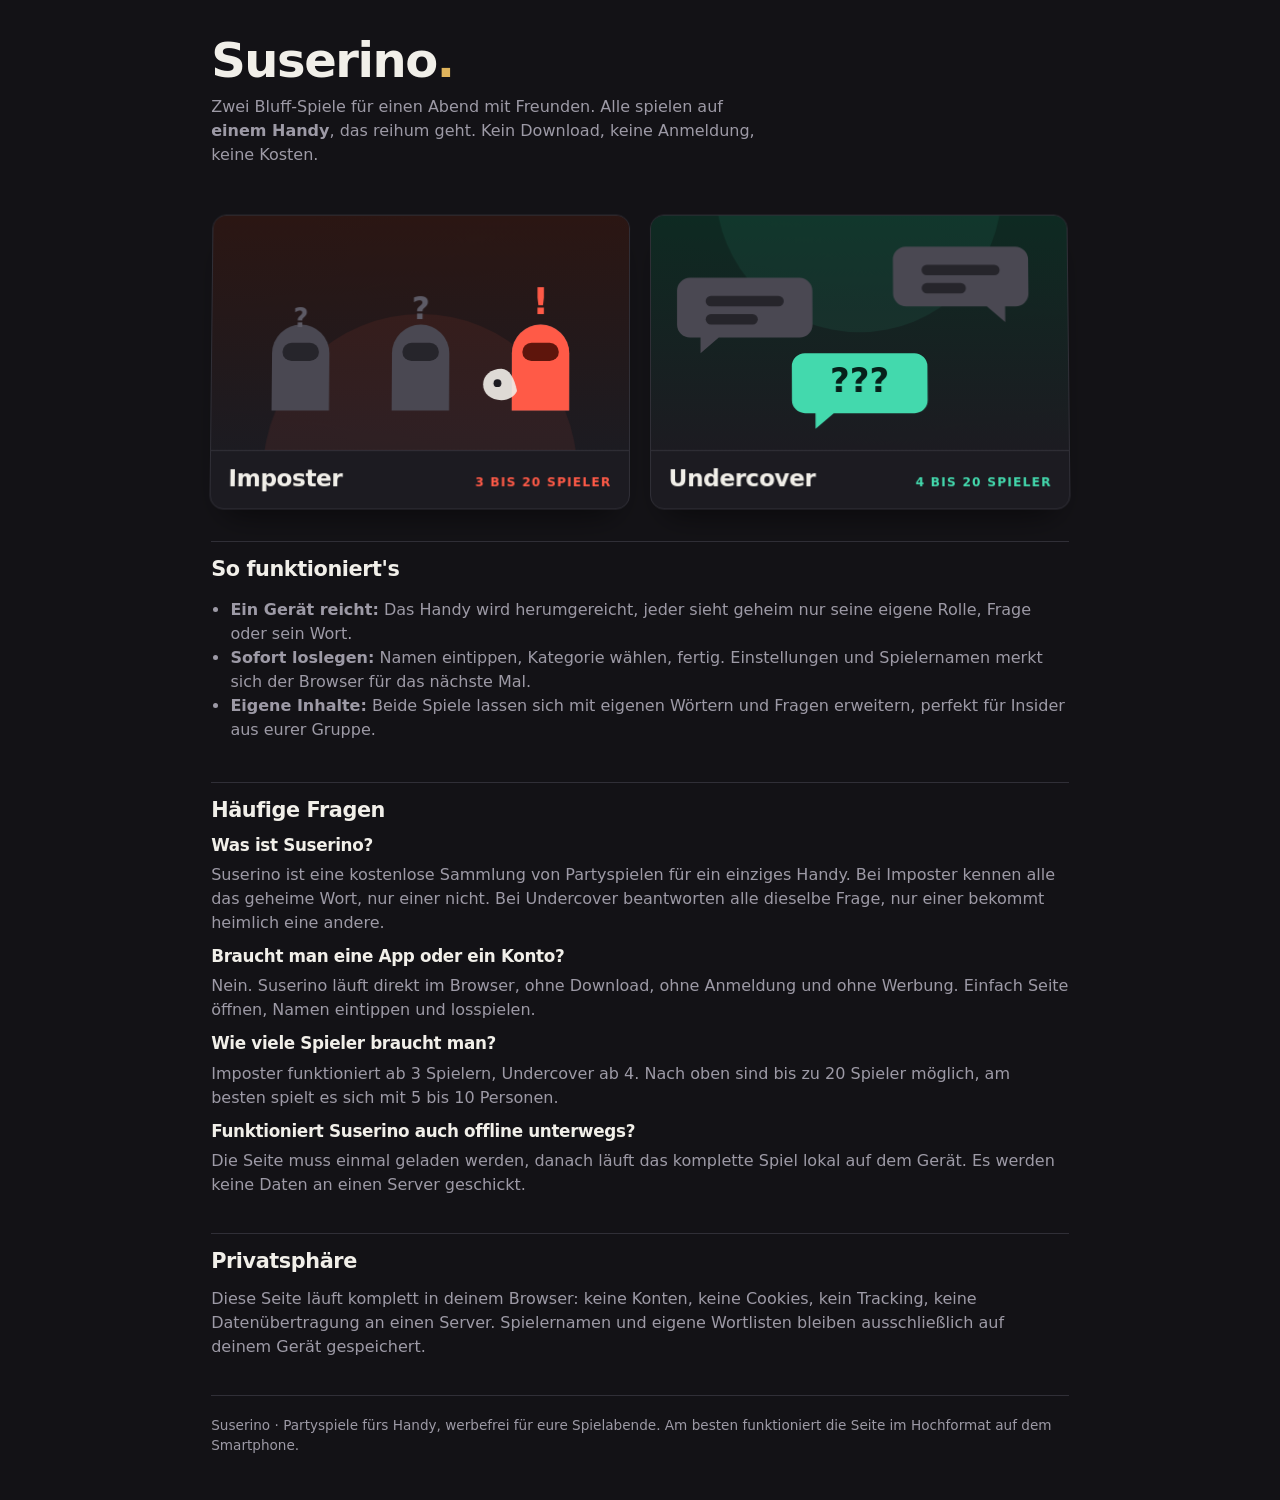
<file: index.html>
<!DOCTYPE html>
<html lang="de">
<head>
  <meta charset="utf-8">
  <meta name="viewport" content="width=device-width, initial-scale=1, viewport-fit=cover">
  <meta http-equiv="Content-Security-Policy" content="default-src 'self'; img-src 'self' data:; style-src 'self'; script-src 'self'; base-uri 'none'; form-action 'none'; object-src 'none'; frame-ancestors 'none'">
  <title>Suserino: Partyspiele fürs Handy | Imposter & Undercover kostenlos spielen</title>
  <meta name="description" content="Kostenlose Partyspiele für ein Handy: Imposter (Wer kennt das geheime Wort nicht?) und Undercover (Wer hat die andere Frage?). Pass-and-Play für 3 bis 20 Spieler. Ohne App, ohne Anmeldung, ohne Werbung.">
  <meta property="og:title" content="Suserino: Partyspiele fürs Handy">
  <meta property="og:description" content="Zwei Bluff-Partyspiele auf einem Gerät: Imposter und Undercover. Kostenlos, ohne Anmeldung.">
  <meta property="og:type" content="website">
  <meta property="og:site_name" content="Suserino">
  <meta property="og:locale" content="de_DE">
  <meta property="og:image" content="/og-image.png">
  <meta property="og:image:width" content="1200">
  <meta property="og:image:height" content="630">
  <meta property="og:image:alt" content="Suserino, Partyspiele fürs Handy, mit Geist-Maskottchen">
  <meta name="twitter:card" content="summary_large_image">
  <meta name="twitter:image" content="/og-image.png">
  <meta name="theme-color" content="#131216">
  <link rel="icon" href="favicon.svg" type="image/svg+xml">
  <link rel="apple-touch-icon" href="apple-touch-icon.png">
  <link rel="manifest" href="manifest.webmanifest">
  <link rel="stylesheet" href="assets/css/style.css">
  <script type="application/ld+json">
  {
    "@context": "https://schema.org",
    "@type": "ItemList",
    "name": "Suserino",
    "itemListElement": [
      {
        "@type": "Game",
        "position": 1,
        "name": "Imposter",
        "url": "imposter/",
        "description": "Alle bekommen geheim dasselbe Wort, nur der Imposter nicht. Pass-and-Play-Partyspiel für 3 bis 20 Spieler.",
        "numberOfPlayers": "3-20",
        "inLanguage": "de"
      },
      {
        "@type": "Game",
        "position": 2,
        "name": "Undercover",
        "url": "undercover/",
        "description": "Alle beantworten dieselbe Frage, nur der Imposter bekommt eine andere, ohne es zu wissen. Für 4 bis 20 Spieler.",
        "numberOfPlayers": "4-20",
        "inLanguage": "de"
      }
    ]
  }
  </script>
  <script type="application/ld+json">
  {
    "@context": "https://schema.org",
    "@type": "FAQPage",
    "mainEntity": [
      {
        "@type": "Question",
        "name": "Was ist Suserino?",
        "acceptedAnswer": { "@type": "Answer", "text": "Suserino ist eine kostenlose Sammlung von Partyspielen für ein einziges Handy. Bei Imposter kennen alle das geheime Wort, nur einer nicht. Bei Undercover beantworten alle dieselbe Frage, nur einer bekommt heimlich eine andere." }
      },
      {
        "@type": "Question",
        "name": "Braucht man eine App oder ein Konto?",
        "acceptedAnswer": { "@type": "Answer", "text": "Nein. Suserino läuft direkt im Browser, ohne Download, ohne Anmeldung und ohne Werbung." }
      },
      {
        "@type": "Question",
        "name": "Wie viele Spieler braucht man?",
        "acceptedAnswer": { "@type": "Answer", "text": "Imposter funktioniert ab 3 Spielern, Undercover ab 4. Nach oben sind bis zu 20 Spieler möglich, am besten spielt es sich mit 5 bis 10 Personen." }
      },
      {
        "@type": "Question",
        "name": "Funktioniert Suserino auch offline unterwegs?",
        "acceptedAnswer": { "@type": "Answer", "text": "Die Seite muss einmal geladen werden, danach läuft das komplette Spiel lokal auf dem Gerät. Es werden keine Daten an einen Server geschickt." }
      }
    ]
  }
  </script>
</head>
<body>
  <div class="home">
    <header class="home-header">
      <h1 class="logo">Suserino<span class="dot">.</span></h1>
      <p class="sub">Zwei Bluff-Spiele für einen Abend mit Freunden. Alle spielen auf <strong>einem Handy</strong>, das reihum geht. Kein Download, keine Anmeldung, keine Kosten.</p>
    </header>

    <main>
      <nav class="game-grid" aria-label="Spiele">
        <a class="game-tile imposter" href="imposter/">
          <div class="tile-cover" aria-hidden="true">
            <svg viewBox="0 0 320 180" xmlns="http://www.w3.org/2000/svg">
              <defs>
                <linearGradient id="bg-i" x1="0" y1="0" x2="0" y2="1">
                  <stop offset="0" stop-color="#2b1613"/>
                  <stop offset="1" stop-color="#1c1b21"/>
                </linearGradient>
              </defs>
              <rect width="320" height="180" fill="url(#bg-i)"/>
              <circle cx="160" cy="196" r="120" fill="#ff5a47" opacity=".08"/>
              <!-- Drei Crew-Figuren -->
              <g fill="#4a4852">
                <path d="M46 150v-44a22 22 0 0 1 44 0v44z"/>
                <path d="M138 150v-44a22 22 0 0 1 44 0v44z"/>
                <path d="M230 150v-44a22 22 0 0 1 44 0v44z"/>
              </g>
              <g fill="#26252b">
                <rect x="54" y="98" width="28" height="14" rx="7"/>
                <rect x="146" y="98" width="28" height="14" rx="7"/>
              </g>
              <!-- Der Imposter: rot, mit Maske in der Hand -->
              <path d="M230 150v-44a22 22 0 0 1 44 0v44z" fill="#ff5a47"/>
              <rect x="238" y="98" width="28" height="14" rx="7" fill="#5e150c"/>
              <path d="M222 118c-8 0-14 5-14 12s6 12 14 12c6 0 10-3 12-7-2-10-6-17-12-17z" fill="#f1efe9" opacity=".9"/>
              <circle cx="219" cy="129" r="3" fill="#1c1b21"/>
              <!-- Fragezeichen über den Köpfen -->
              <text x="68" y="86" text-anchor="middle" font-family="system-ui" font-weight="800" font-size="20" fill="#5d5b66">?</text>
              <text x="160" y="80" text-anchor="middle" font-family="system-ui" font-weight="800" font-size="24" fill="#5d5b66">?</text>
              <text x="252" y="76" text-anchor="middle" font-family="system-ui" font-weight="800" font-size="28" fill="#ff5a47">!</text>
            </svg>
          </div>
          <div class="tile-info">
            <h2>Imposter</h2>
            <span class="tag">3 bis 20 Spieler</span>
          </div>
        </a>

        <a class="game-tile undercover" href="undercover/">
          <div class="tile-cover" aria-hidden="true">
            <svg viewBox="0 0 320 180" xmlns="http://www.w3.org/2000/svg">
              <defs>
                <linearGradient id="bg-q" x1="0" y1="0" x2="0" y2="1">
                  <stop offset="0" stop-color="#0e2a22"/>
                  <stop offset="1" stop-color="#1c1b21"/>
                </linearGradient>
              </defs>
              <rect width="320" height="180" fill="url(#bg-q)"/>
              <circle cx="160" cy="-20" r="110" fill="#43d9ad" opacity=".07"/>
              <!-- Sprechblasen der Crew -->
              <g fill="#4a4852">
                <path d="M30 48h84a10 10 0 0 1 10 10v26a10 10 0 0 1-10 10H52l-14 12v-12h-8a10 10 0 0 1-10-10V58a10 10 0 0 1 10-10z"/>
                <path d="M196 24h84a10 10 0 0 1 10 10v26a10 10 0 0 1-10 10h-8v12l-14-12h-62a10 10 0 0 1-10-10V34a10 10 0 0 1 10-10z"/>
              </g>
              <g fill="#26252b">
                <rect x="42" y="62" width="60" height="8" rx="4"/>
                <rect x="42" y="76" width="40" height="8" rx="4"/>
                <rect x="208" y="38" width="60" height="8" rx="4"/>
                <rect x="208" y="52" width="34" height="8" rx="4"/>
              </g>
              <!-- Die schiefe Antwort -->
              <path d="M118 106h84a10 10 0 0 1 10 10v26a10 10 0 0 1-10 10h-62l-14 12v-12h-8a10 10 0 0 1-10-10v-26a10 10 0 0 1 10-10z" fill="#43d9ad"/>
              <text x="160" y="136" text-anchor="middle" font-family="system-ui" font-weight="800" font-size="26" fill="#06201a">???</text>
            </svg>
          </div>
          <div class="tile-info">
            <h2>Undercover</h2>
            <span class="tag">4 bis 20 Spieler</span>
          </div>
        </a>
      </nav>

      <section class="home-section">
        <h2>So funktioniert's</h2>
        <ul>
          <li><strong>Ein Gerät reicht:</strong> Das Handy wird herumgereicht, jeder sieht geheim nur seine eigene Rolle, Frage oder sein Wort.</li>
          <li><strong>Sofort loslegen:</strong> Namen eintippen, Kategorie wählen, fertig. Einstellungen und Spielernamen merkt sich der Browser für das nächste Mal.</li>
          <li><strong>Eigene Inhalte:</strong> Beide Spiele lassen sich mit eigenen Wörtern und Fragen erweitern, perfekt für Insider aus eurer Gruppe.</li>
        </ul>
      </section>

      <section class="home-section">
        <h2>Häufige Fragen</h2>
        <h3>Was ist Suserino?</h3>
        <p>Suserino ist eine kostenlose Sammlung von Partyspielen für ein einziges Handy. Bei Imposter kennen alle das geheime Wort, nur einer nicht. Bei Undercover beantworten alle dieselbe Frage, nur einer bekommt heimlich eine andere.</p>
        <h3>Braucht man eine App oder ein Konto?</h3>
        <p>Nein. Suserino läuft direkt im Browser, ohne Download, ohne Anmeldung und ohne Werbung. Einfach Seite öffnen, Namen eintippen und losspielen.</p>
        <h3>Wie viele Spieler braucht man?</h3>
        <p>Imposter funktioniert ab 3 Spielern, Undercover ab 4. Nach oben sind bis zu 20 Spieler möglich, am besten spielt es sich mit 5 bis 10 Personen.</p>
        <h3>Funktioniert Suserino auch offline unterwegs?</h3>
        <p>Die Seite muss einmal geladen werden, danach läuft das komplette Spiel lokal auf dem Gerät. Es werden keine Daten an einen Server geschickt.</p>
      </section>

      <section class="home-section">
        <h2>Privatsphäre</h2>
        <p>Diese Seite läuft komplett in deinem Browser: keine Konten, keine Cookies, kein Tracking, keine Datenübertragung an einen Server. Spielernamen und eigene Wortlisten bleiben ausschließlich auf deinem Gerät gespeichert.</p>
      </section>
    </main>

    <footer class="home-footer">
      <p>Suserino · Partyspiele fürs Handy, werbefrei für eure Spielabende. Am besten funktioniert die Seite im Hochformat auf dem Smartphone.</p>
    </footer>
  </div>
  <script src="assets/js/env-check.js" defer></script>
</body>
</html>
</file>
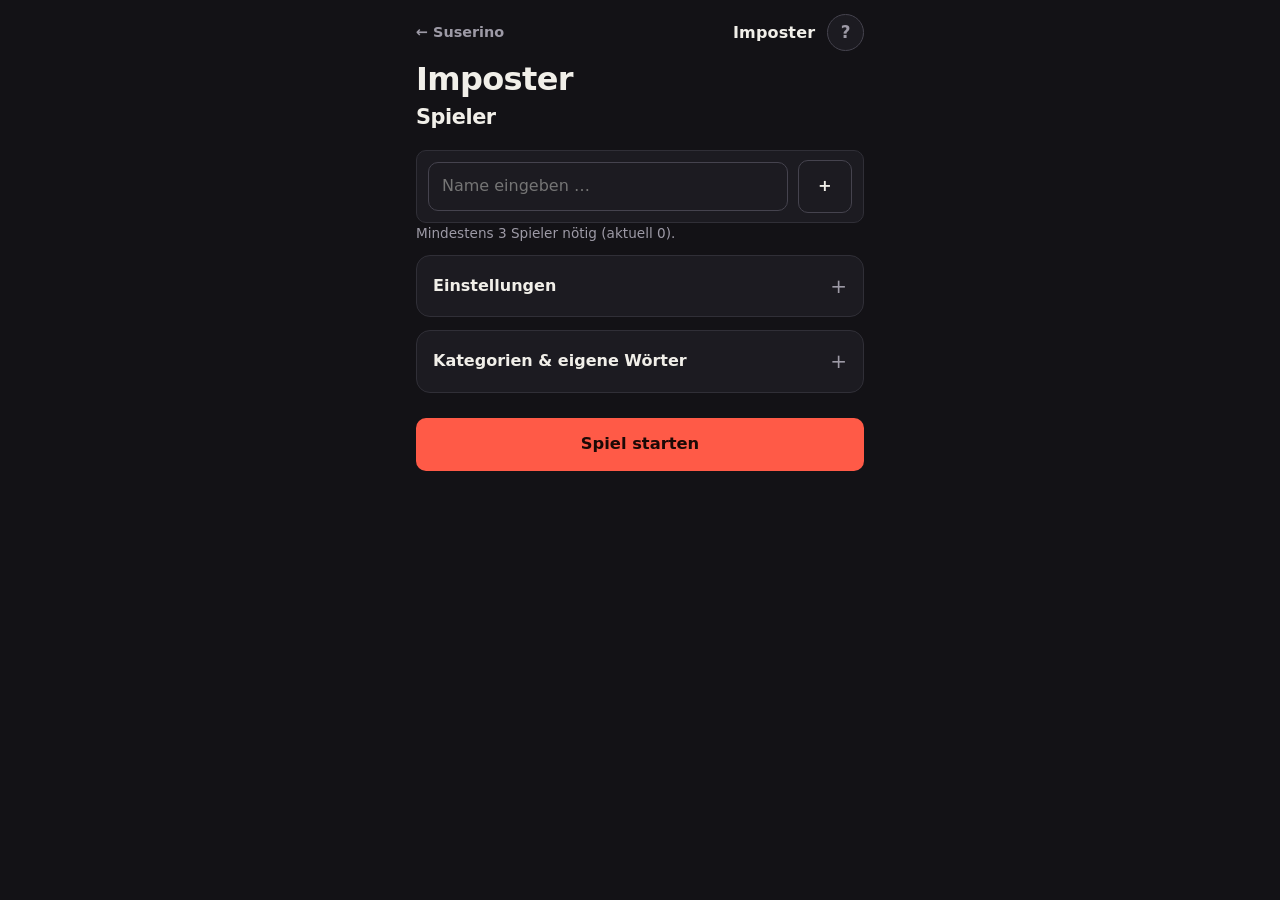
<file: imposter/index.html>
<!DOCTYPE html>
<html lang="de">
<head>
  <meta charset="utf-8">
  <meta name="viewport" content="width=device-width, initial-scale=1, viewport-fit=cover">
  <meta http-equiv="Content-Security-Policy" content="default-src 'self'; img-src 'self' data:; style-src 'self'; script-src 'self'; base-uri 'none'; form-action 'none'; object-src 'none'; frame-ancestors 'none'">
  <title>Imposter: Partyspiel für ein Handy | Suserino</title>
  <meta name="description" content="Imposter online spielen: Alle bekommen geheim dasselbe Wort, nur der Imposter nicht. Pass-and-Play-Partyspiel für 3 bis 20 Spieler auf einem Handy. Kostenlos, ohne Anmeldung, ohne App.">
  <meta property="og:title" content="Imposter: Partyspiel für ein Handy">
  <meta property="og:description" content="Alle kennen das geheime Wort, nur der Imposter nicht. Findet ihn! Für 3 bis 20 Spieler auf einem Gerät.">
  <meta property="og:type" content="website">
  <meta property="og:site_name" content="Suserino">
  <meta property="og:locale" content="de_DE">
  <meta name="theme-color" content="#131216">
  <link rel="icon" href="../favicon.svg" type="image/svg+xml">
  <link rel="manifest" href="../manifest.webmanifest">
  <link rel="stylesheet" href="../assets/css/style.css">
</head>
<body data-game="imposter">
  <div class="app">
    <header class="topbar">
      <a class="back" href="../">← Suserino</a>
      <span class="spacer"></span>
      <span class="title">Imposter</span>
      <button class="help-btn" id="open-rules" type="button" aria-label="Anleitung anzeigen">?</button>
    </header>

    <dialog class="rules-dialog" id="rules-dialog">
      <h2>So wird gespielt</h2>
      <p class="muted">Alle bekommen geheim dasselbe Wort, nur der Imposter nicht. Findet ihn!</p>
      <ol>
        <li>Gebt das Handy reihum weiter. Jeder deckt geheim seine Rolle auf.</li>
        <li>Alle Crew-Mitglieder sehen dasselbe geheime Wort. Der Imposter sieht es nicht, oder er bekommt ein ähnliches Wort (je nach Variante).</li>
        <li>Reihum sagt jeder ein Wort oder einen kurzen Satz, der zum geheimen Wort passt. Das Wort selbst darf nicht genannt werden.</li>
        <li>Tipp für die Crew: Nicht zu offensichtlich, sonst errät der Imposter das Wort. Nicht zu vage, sonst wirkt ihr selbst verdächtig.</li>
        <li>Nach den Hinweisrunden wird diskutiert und abgestimmt.</li>
        <li>Wird der Imposter gefunden, hat er eine letzte Chance: Errät er das geheime Wort, gewinnt er trotzdem.</li>
        <li>Wird ein Unschuldiger rausgeworfen, gewinnt der Imposter sofort.</li>
      </ol>
      <div class="actions">
        <button class="btn btn-primary" id="close-rules" type="button">Alles klar</button>
      </div>
    </dialog>

    <main id="main">

      <div class="boot-note" id="boot-note">Wird geladen … Bleibt diese Meldung stehen, öffne die Seite bitte über „Webseite starten.bat“ im Projektordner (bzw. http://localhost:8749), nicht direkt als Datei.</div>

      <!-- Setup (Startscreen) -->
      <section class="screen" id="s-setup">
        <div class="screen-body">
          <h1>Imposter</h1>

          <h2>Spieler</h2>
          <div id="player-editor"></div>

          <details class="fold">
            <summary>Einstellungen</summary>
            <div class="fold-body" id="settings-form"></div>
          </details>
          <details class="fold">
            <summary>Kategorien &amp; eigene Wörter</summary>
            <div class="fold-body">
              <div id="category-picker"></div>
              <button class="btn-quiet" id="open-custom" type="button">✎ Eigene Wörter verwalten</button>
            </div>
          </details>
        </div>
        <div class="actions">
          <button class="btn btn-primary" id="setup-start">Spiel starten</button>
        </div>
      </section>

      <!-- Eigene Wörter: Liste -->
      <section class="screen" id="s-custom-list">
        <div class="screen-body">
          <h1>Eigene Wörter</h1>
          <p class="muted">Eigene Kategorien mit Insidern, Namen aus eurer Gruppe oder Firmen-Jargon. Bleiben nur auf diesem Gerät gespeichert.</p>
          <div id="custom-list"></div>
        </div>
        <div class="actions">
          <button class="btn btn-ghost" id="custom-back">Zurück zum Setup</button>
        </div>
      </section>

      <!-- Eigene Wörter: Bearbeiten -->
      <section class="screen" id="s-custom-edit">
        <div class="screen-body" id="custom-edit"></div>
        <div class="actions">
          <button class="btn btn-ghost" id="custom-edit-back">Fertig</button>
        </div>
      </section>

      <!-- Weitergeben + Aufdecken: Dreh-Karte -->
      <section class="screen" id="s-pass">
        <div class="center-stage">
          <div class="flip-card" id="flip-card">
            <div class="flip-inner">
              <div class="flip-face flip-front">
                <p class="eyebrow">Gib das Handy an</p>
                <div class="big-name" id="pass-name"></div>
              </div>
              <div class="flip-face flip-back" id="flip-back"></div>
            </div>
          </div>
          <p class="hint-text flip-hint" id="pass-hint">Tippe auf die Karte, nur du schaust hin. Nochmal tippen deckt wieder zu.</p>
        </div>
        <div class="actions">
          <button class="btn btn-primary" id="reveal-next" disabled>Weitergeben</button>
        </div>
      </section>

      <!-- Runde: Hinweise + Diskussion (ein Screen) -->
      <section class="screen" id="s-round">
        <div class="center-stage">
          <p class="eyebrow accent" id="round-label"></p>
          <div class="big-name" id="round-starter"></div>
          <p class="hint-text" id="round-info"></p>
          <div class="timer-display" id="round-timer"></div>
        </div>
        <div class="actions">
          <button class="btn btn-primary" id="round-vote">Zur Abstimmung</button>
          <button class="btn btn-quiet" id="round-pause">Timer pausieren</button>
          <button class="btn btn-quiet" id="reshuffle">⟳ Neu mischen (Wort wurde gesehen)</button>
        </div>
      </section>

      <!-- Abstimmung: mündlich -->
      <section class="screen" id="s-vote-verbal">
        <div class="screen-body">
          <p class="eyebrow accent">Abstimmung</p>
          <h1>Wer wurde gewählt?</h1>
          <div id="vote-verbal-list"></div>
        </div>
      </section>

      <!-- Abstimmung in der App: weitergeben -->
      <section class="screen" id="s-vote-pass">
        <div class="center-stage">
          <p class="eyebrow" id="vote-pass-label">Geheime Abstimmung</p>
          <div class="big-name" id="vote-pass-name"></div>
          <p class="hint-text">Gib das Handy weiter. Nur du siehst gleich deine Auswahl.</p>
        </div>
        <div class="actions">
          <button class="btn btn-primary" id="vote-pass-go">Abstimmen</button>
        </div>
      </section>

      <!-- Abstimmung in der App: Stimme abgeben -->
      <section class="screen" id="s-vote-cast">
        <div class="screen-body">
          <p class="eyebrow accent" id="vote-cast-label">Deine Stimme</p>
          <h1 id="vote-cast-title"></h1>
          <div id="vote-cast-list"></div>
        </div>
      </section>

      <!-- Auflösung -->
      <section class="screen" id="s-resolution">
        <div class="center-stage" id="resolution-stage"></div>
        <div class="actions" id="resolution-actions"></div>
      </section>

      <!-- Punktestand -->
      <section class="screen" id="s-score">
        <div class="screen-body">
          <p class="eyebrow accent" id="score-label"></p>
          <h1 id="score-title"></h1>
          <div id="score-summary"></div>
          <div id="score-table"></div>
        </div>
        <div class="actions">
          <button class="btn btn-primary" id="score-next">Nächste Runde</button>
          <button class="btn btn-quiet" id="score-end">Spiel beenden</button>
        </div>
      </section>

      <!-- Endstand -->
      <section class="screen" id="s-final">
        <div class="screen-body">
          <p class="eyebrow accent">Endstand</p>
          <h1 id="final-title"></h1>
          <div id="final-table"></div>
        </div>
        <div class="actions">
          <button class="btn btn-primary" id="final-again">Nochmal spielen</button>
          <a class="btn btn-ghost" href="../">Zur Spielauswahl</a>
        </div>
      </section>

    </main>
  </div>
  <script src="../assets/js/env-check.js" defer></script>
  <script type="module" src="../assets/js/imposter.js"></script>
</body>
</html>
</file>
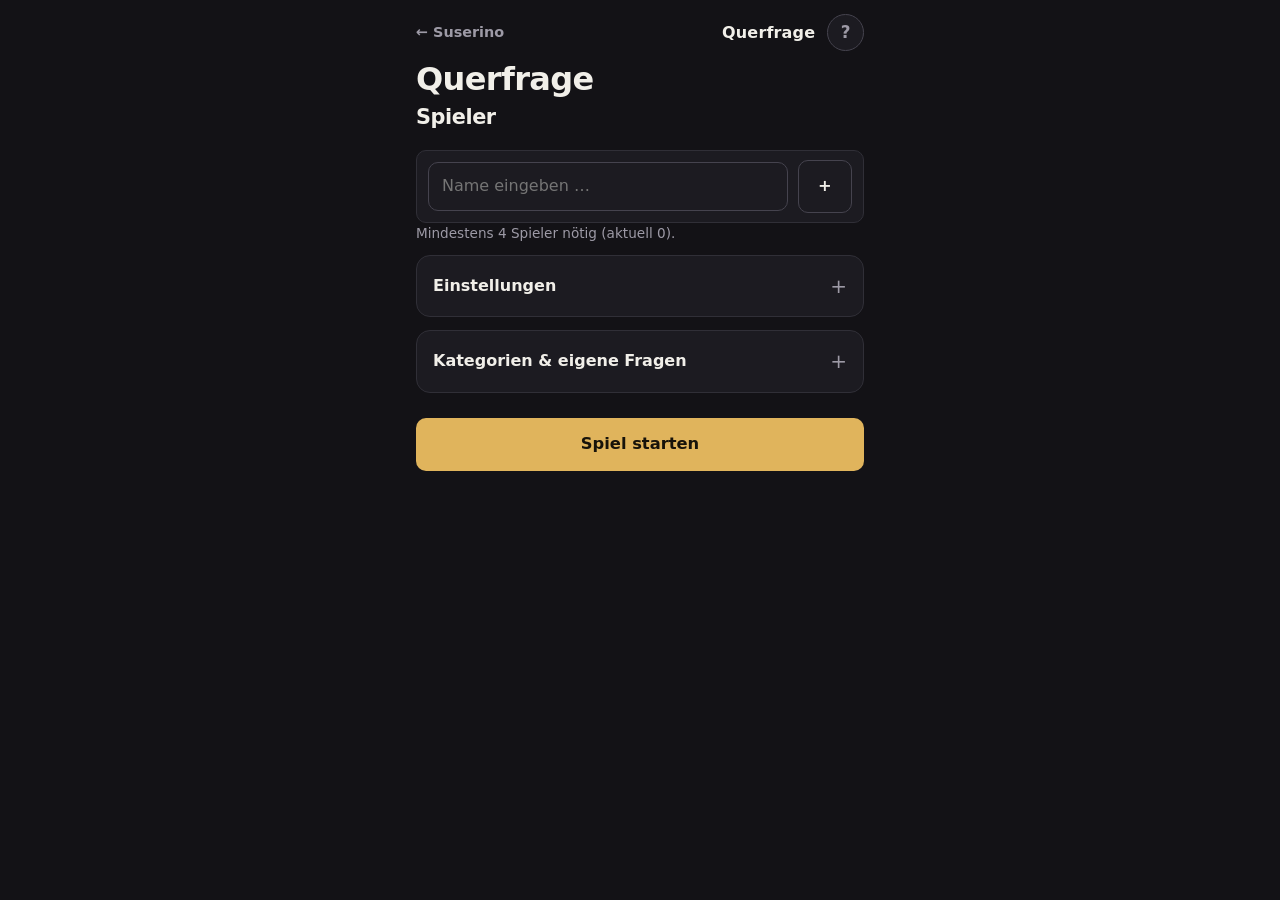
<file: querfrage/index.html>
<!DOCTYPE html>
<html lang="de">
<head>
  <meta charset="utf-8">
  <meta name="viewport" content="width=device-width, initial-scale=1, viewport-fit=cover">
  <meta http-equiv="Content-Security-Policy" content="default-src 'self'; img-src 'self' data:; style-src 'self'; script-src 'self'; base-uri 'none'; form-action 'none'; object-src 'none'; frame-ancestors 'none'">
  <title>Querfrage: Partyspiel für ein Handy | Suserino</title>
  <meta name="description" content="Querfrage online spielen: Alle beantworten geheim dieselbe Frage, nur der Imposter bekommt eine andere, ohne es zu wissen. Pass-and-Play-Partyspiel für 4 bis 20 Spieler auf einem Handy. Kostenlos, ohne Anmeldung.">
  <meta property="og:title" content="Querfrage: Partyspiel für ein Handy">
  <meta property="og:description" content="Alle beantworten dieselbe Frage, nur einer nicht. Wessen Antwort passt nicht? Für 4 bis 20 Spieler auf einem Gerät.">
  <meta property="og:type" content="website">
  <meta property="og:site_name" content="Suserino">
  <meta property="og:locale" content="de_DE">
  <meta name="theme-color" content="#131216">
  <link rel="icon" href="../favicon.svg" type="image/svg+xml">
  <link rel="manifest" href="../manifest.webmanifest">
  <link rel="stylesheet" href="../assets/css/style.css">
</head>
<body data-game="querfrage">
  <div class="app">
    <header class="topbar">
      <a class="back" href="../">← Suserino</a>
      <span class="spacer"></span>
      <span class="title">Querfrage</span>
      <button class="help-btn" id="open-rules" type="button" aria-label="Anleitung anzeigen">?</button>
    </header>

    <dialog class="rules-dialog" id="rules-dialog">
      <h2>So wird gespielt</h2>
      <p class="muted">Alle beantworten geheim dieselbe Frage. Nur der Imposter bekommt eine andere, ohne es zu wissen!</p>
      <ol>
        <li>Gebt das Handy reihum weiter. Jeder liest geheim seine Frage und tippt seine Antwort ein.</li>
        <li>Alle bekommen dieselbe Frage, nur der Imposter eine andere, ähnliche. Er weiß es selbst nicht!</li>
        <li>Danach werden alle Antworten mit Namen angezeigt. Die Frage bleibt geheim.</li>
        <li>Diskutiert: Wer muss seine Antwort erklären? Wessen Antwort wirkt seltsam?</li>
        <li>Tipp: Wer beim Erklären die Frage nicht zu kennen scheint, ist verdächtig. Aber Achtung, auch ehrliche Antworten können komisch wirken!</li>
        <li>Stimmt ab. Wird der Imposter gefunden, darf er die echte Frage raten. Errät er sie, bekommt er Teilpunkte. Liegt ihr falsch, gewinnt der Imposter.</li>
      </ol>
      <div class="actions">
        <button class="btn btn-primary" id="close-rules" type="button">Alles klar</button>
      </div>
    </dialog>

    <main id="main">

      <div class="boot-note" id="boot-note">Wird geladen … Bleibt diese Meldung stehen, öffne die Seite bitte über „Webseite starten.bat“ im Projektordner (bzw. http://localhost:8749), nicht direkt als Datei.</div>

      <!-- Setup (Startscreen) -->
      <section class="screen" id="s-setup">
        <div class="screen-body">
          <h1>Querfrage</h1>

          <h2>Spieler</h2>
          <div id="player-editor"></div>

          <details class="fold">
            <summary>Einstellungen</summary>
            <div class="fold-body" id="settings-form"></div>
          </details>
          <details class="fold">
            <summary>Kategorien &amp; eigene Fragen</summary>
            <div class="fold-body">
              <div id="category-picker"></div>
              <button class="btn-quiet" id="open-custom" type="button">✎ Eigene Fragen verwalten</button>
            </div>
          </details>
        </div>
        <div class="actions">
          <button class="btn btn-primary" id="setup-start">Spiel starten</button>
        </div>
      </section>

      <!-- Eigene Fragen: Liste -->
      <section class="screen" id="s-custom-list">
        <div class="screen-body">
          <h1>Eigene Fragen</h1>
          <p class="muted">Eigene Fragenpaare für eure Gruppe. Beide Fragen sollten zum gleichen Antworttyp führen (z. B. beide eine Zahl). Bleiben nur auf diesem Gerät gespeichert.</p>
          <div id="custom-list"></div>
        </div>
        <div class="actions">
          <button class="btn btn-ghost" id="custom-back">Zurück zum Setup</button>
        </div>
      </section>

      <!-- Eigene Fragen: Bearbeiten -->
      <section class="screen" id="s-custom-edit">
        <div class="screen-body" id="custom-edit"></div>
        <div class="actions">
          <button class="btn btn-ghost" id="custom-edit-back">Fertig</button>
        </div>
      </section>

      <!-- Weitergeben + Frage + Antwort: Dreh-Karte -->
      <section class="screen" id="s-pass">
        <div class="screen-body">
          <div class="flip-card question-card" id="flip-card">
            <div class="flip-inner">
              <div class="flip-face flip-front">
                <p class="eyebrow">Gib das Handy an</p>
                <div class="big-name" id="pass-name"></div>
              </div>
              <div class="flip-face flip-back" id="flip-back"></div>
            </div>
          </div>
          <p class="hint-text flip-hint" id="pass-hint">Tippe auf die Karte, nur du schaust hin. Nochmal tippen deckt wieder zu.</p>
          <div id="answer-area"></div>
        </div>
        <div class="actions">
          <button class="btn btn-primary" id="answer-done" disabled>Fertig, weitergeben</button>
        </div>
      </section>

      <!-- Antworten + Diskussion (ein Screen) -->
      <section class="screen" id="s-discussion">
        <div class="screen-body">
          <p class="eyebrow accent">Alle Antworten</p>
          <h1>Wessen Antwort passt nicht?</h1>
          <div id="answers-list"></div>
          <div class="row-inline">
            <span class="timer-inline" id="discussion-timer"></span>
            <button class="btn-quiet" id="discussion-pause" type="button">Pause</button>
          </div>
        </div>
        <div class="actions">
          <button class="btn btn-primary" id="discussion-vote">Zur Abstimmung</button>
        </div>
      </section>

      <!-- Abstimmung: mündlich -->
      <section class="screen" id="s-vote-verbal">
        <div class="screen-body">
          <p class="eyebrow accent">Abstimmung</p>
          <h1>Wer wurde gewählt?</h1>
          <div id="vote-answers"></div>
          <div id="vote-verbal-list"></div>
        </div>
      </section>

      <!-- Abstimmung in der App: weitergeben -->
      <section class="screen" id="s-vote-pass">
        <div class="center-stage">
          <p class="eyebrow" id="vote-pass-label">Geheime Abstimmung</p>
          <div class="big-name" id="vote-pass-name"></div>
          <p class="hint-text">Gib das Handy weiter. Nur du siehst gleich deine Auswahl.</p>
        </div>
        <div class="actions">
          <button class="btn btn-primary" id="vote-pass-go">Abstimmen</button>
        </div>
      </section>

      <!-- Abstimmung in der App: Stimme abgeben -->
      <section class="screen" id="s-vote-cast">
        <div class="screen-body">
          <p class="eyebrow accent" id="vote-cast-label">Deine Stimme</p>
          <h1 id="vote-cast-title"></h1>
          <div id="vote-cast-answers"></div>
          <div id="vote-cast-list"></div>
        </div>
      </section>

      <!-- Auflösung -->
      <section class="screen" id="s-resolution">
        <div class="center-stage" id="resolution-stage"></div>
        <div class="actions" id="resolution-actions"></div>
      </section>

      <!-- Punktestand -->
      <section class="screen" id="s-score">
        <div class="screen-body">
          <p class="eyebrow accent" id="score-label"></p>
          <h1 id="score-title"></h1>
          <div id="score-summary"></div>
          <div id="score-table"></div>
        </div>
        <div class="actions">
          <button class="btn btn-primary" id="score-next">Nächste Runde</button>
          <button class="btn btn-quiet" id="score-end">Spiel beenden</button>
        </div>
      </section>

      <!-- Endstand -->
      <section class="screen" id="s-final">
        <div class="screen-body">
          <p class="eyebrow accent">Endstand</p>
          <h1 id="final-title"></h1>
          <div id="final-table"></div>
        </div>
        <div class="actions">
          <button class="btn btn-primary" id="final-again">Nochmal spielen</button>
          <a class="btn btn-ghost" href="../">Zur Spielauswahl</a>
        </div>
      </section>

    </main>
  </div>
  <script src="../assets/js/env-check.js" defer></script>
  <script type="module" src="../assets/js/querfrage.js"></script>
</body>
</html>
</file>
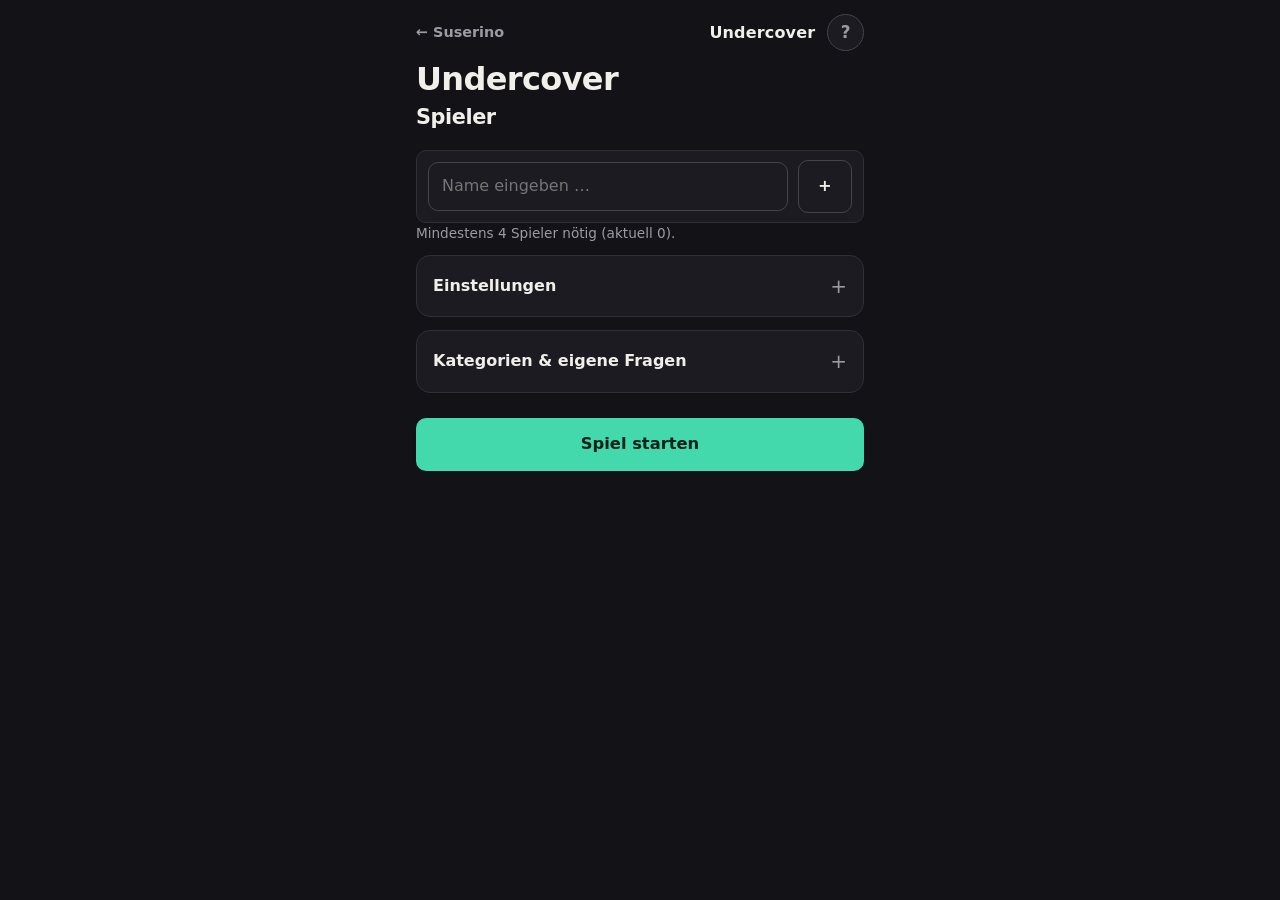
<file: undercover/index.html>
<!DOCTYPE html>
<html lang="de">
<head>
  <meta charset="utf-8">
  <meta name="viewport" content="width=device-width, initial-scale=1, viewport-fit=cover">
  <meta http-equiv="Content-Security-Policy" content="default-src 'self'; img-src 'self' data:; style-src 'self'; script-src 'self'; base-uri 'none'; form-action 'none'; object-src 'none'; frame-ancestors 'none'">
  <title>Undercover: Partyspiel für ein Handy | Suserino</title>
  <meta name="description" content="Undercover online spielen: Alle beantworten geheim dieselbe Frage, nur der Imposter bekommt eine andere, ohne es zu wissen. Pass-and-Play-Partyspiel für 4 bis 20 Spieler auf einem Handy. Kostenlos, ohne Anmeldung.">
  <meta property="og:title" content="Undercover: Partyspiel für ein Handy">
  <meta property="og:description" content="Alle beantworten dieselbe Frage, nur einer nicht. Wessen Antwort passt nicht? Für 4 bis 20 Spieler auf einem Gerät.">
  <meta property="og:type" content="website">
  <meta property="og:site_name" content="Suserino">
  <meta property="og:locale" content="de_DE">
  <meta property="og:image" content="/og-image.png">
  <meta property="og:image:width" content="1200">
  <meta property="og:image:height" content="630">
  <meta name="twitter:card" content="summary_large_image">
  <meta name="twitter:image" content="/og-image.png">
  <meta name="theme-color" content="#131216">
  <link rel="icon" href="../favicon.svg" type="image/svg+xml">
  <link rel="apple-touch-icon" href="../apple-touch-icon.png">
  <link rel="manifest" href="../manifest.webmanifest">
  <link rel="stylesheet" href="../assets/css/style.css">
  <link rel="modulepreload" href="../assets/js/undercover.js">
  <link rel="modulepreload" href="../assets/js/util.js">
  <link rel="modulepreload" href="../assets/js/ui.js">
  <link rel="modulepreload" href="../assets/js/setup.js">
  <link rel="modulepreload" href="../assets/js/game-shared.js">
  <link rel="modulepreload" href="../assets/data/fragenliste.js">
</head>
<body data-game="undercover">
  <div class="app">
    <header class="topbar">
      <a class="back" href="../">← Suserino</a>
      <span class="spacer"></span>
      <span class="title">Undercover</span>
      <button class="help-btn" id="open-rules" type="button" aria-label="Anleitung anzeigen">?</button>
    </header>

    <dialog class="rules-dialog" id="rules-dialog">
      <h2>So wird gespielt</h2>
      <p class="muted">Alle beantworten geheim dieselbe Frage. Nur der Imposter bekommt eine andere, ohne es zu wissen!</p>
      <ol>
        <li>Gebt das Handy reihum weiter. Jeder liest geheim seine Frage und tippt seine Antwort ein.</li>
        <li>Alle bekommen dieselbe Frage, nur der Imposter eine andere, ähnliche. Er weiß es selbst nicht!</li>
        <li>Danach werden alle Antworten mit Namen angezeigt. Die Frage bleibt geheim.</li>
        <li>Diskutiert: Wer muss seine Antwort erklären? Wessen Antwort wirkt seltsam?</li>
        <li>Tipp: Wer beim Erklären die Frage nicht zu kennen scheint, ist verdächtig. Aber Achtung, auch ehrliche Antworten können komisch wirken!</li>
        <li>Stimmt ab. Wird der Imposter gefunden, darf er die echte Frage raten. Errät er sie, bekommt er Teilpunkte. Liegt ihr falsch, gewinnt der Imposter.</li>
      </ol>
      <div class="actions">
        <button class="btn btn-primary" id="close-rules" type="button">Alles klar</button>
      </div>
    </dialog>

    <main id="main">

      <div class="boot-note" id="boot-note">Wird geladen … Bleibt diese Meldung stehen, öffne die Seite bitte über „Webseite starten.bat“ im Projektordner (bzw. http://localhost:8749), nicht direkt als Datei.</div>

      <!-- Setup (Startscreen) -->
      <section class="screen" id="s-setup">
        <div class="screen-body">
          <h1>Undercover</h1>

          <h2>Spieler</h2>
          <div id="player-editor"></div>

          <details class="fold">
            <summary>Einstellungen</summary>
            <div class="fold-body" id="settings-form"></div>
          </details>
          <details class="fold">
            <summary>Kategorien &amp; eigene Fragen</summary>
            <div class="fold-body">
              <div id="category-picker"></div>
              <button class="btn-quiet" id="open-custom" type="button">✎ Eigene Fragen verwalten</button>
            </div>
          </details>
        </div>
        <div class="actions">
          <button class="btn btn-primary" id="setup-start">Spiel starten</button>
        </div>
      </section>

      <!-- Eigene Fragen: Liste -->
      <section class="screen" id="s-custom-list">
        <div class="screen-body">
          <h1>Eigene Fragen</h1>
          <p class="muted">Eigene Fragenpaare für eure Gruppe. Beide Fragen sollten zum gleichen Antworttyp führen (z. B. beide eine Zahl). Bleiben nur auf diesem Gerät gespeichert.</p>
          <div id="custom-list"></div>
        </div>
        <div class="actions">
          <button class="btn btn-ghost" id="custom-back">Zurück zum Setup</button>
        </div>
      </section>

      <!-- Eigene Fragen: Bearbeiten -->
      <section class="screen" id="s-custom-edit">
        <div class="screen-body" id="custom-edit"></div>
        <div class="actions">
          <button class="btn btn-ghost" id="custom-edit-back">Fertig</button>
        </div>
      </section>

      <!-- Weitergeben + Frage + Antwort: Dreh-Karte -->
      <section class="screen" id="s-pass">
        <div class="screen-body">
          <div class="flip-card question-card" id="flip-card">
            <div class="flip-inner">
              <div class="flip-face flip-front">
                <p class="eyebrow">Gib das Handy an</p>
                <div class="big-name" id="pass-name"></div>
              </div>
              <div class="flip-face flip-back" id="flip-back"></div>
            </div>
          </div>
          <p class="hint-text flip-hint" id="pass-hint">Tippe auf die Karte, nur du schaust hin. Nochmal tippen deckt wieder zu.</p>
          <div id="answer-area"></div>
        </div>
        <div class="actions">
          <button class="btn btn-primary" id="answer-done" disabled>Fertig, weitergeben</button>
        </div>
      </section>

      <!-- Antworten + Diskussion (ein Screen) -->
      <section class="screen" id="s-discussion">
        <div class="screen-body">
          <p class="eyebrow accent">Alle Antworten</p>
          <h1>Wessen Antwort passt nicht?</h1>
          <div id="answers-list"></div>
          <div class="row-inline">
            <span class="timer-inline" id="discussion-timer"></span>
            <button class="btn-quiet" id="discussion-pause" type="button">Pause</button>
          </div>
        </div>
        <div class="actions">
          <button class="btn btn-primary" id="discussion-vote">Zur Abstimmung</button>
        </div>
      </section>

      <!-- Abstimmung: mündlich -->
      <section class="screen" id="s-vote-verbal">
        <div class="screen-body">
          <p class="eyebrow accent">Abstimmung</p>
          <h1>Wer wurde gewählt?</h1>
          <div id="vote-answers"></div>
          <div id="vote-verbal-list"></div>
        </div>
      </section>

      <!-- Abstimmung in der App: weitergeben -->
      <section class="screen" id="s-vote-pass">
        <div class="center-stage">
          <p class="eyebrow" id="vote-pass-label">Geheime Abstimmung</p>
          <div class="big-name" id="vote-pass-name"></div>
          <p class="hint-text">Gib das Handy weiter. Nur du siehst gleich deine Auswahl.</p>
        </div>
        <div class="actions">
          <button class="btn btn-primary" id="vote-pass-go">Abstimmen</button>
        </div>
      </section>

      <!-- Abstimmung in der App: Stimme abgeben -->
      <section class="screen" id="s-vote-cast">
        <div class="screen-body">
          <p class="eyebrow accent" id="vote-cast-label">Deine Stimme</p>
          <h1 id="vote-cast-title"></h1>
          <div id="vote-cast-answers"></div>
          <div id="vote-cast-list"></div>
        </div>
      </section>

      <!-- Auflösung -->
      <section class="screen" id="s-resolution">
        <div class="center-stage" id="resolution-stage"></div>
        <div class="actions" id="resolution-actions"></div>
      </section>

      <!-- Punktestand -->
      <section class="screen" id="s-score">
        <div class="screen-body">
          <p class="eyebrow accent" id="score-label"></p>
          <h1 id="score-title"></h1>
          <div id="score-summary"></div>
          <div id="score-table"></div>
        </div>
        <div class="actions">
          <button class="btn btn-primary" id="score-next">Nächste Runde</button>
          <button class="btn btn-quiet" id="score-end">Spiel beenden</button>
        </div>
      </section>

      <!-- Endstand -->
      <section class="screen" id="s-final">
        <div class="screen-body">
          <p class="eyebrow accent">Endstand</p>
          <h1 id="final-title"></h1>
          <div id="final-table"></div>
        </div>
        <div class="actions">
          <button class="btn btn-primary" id="final-again">Nochmal spielen</button>
          <a class="btn btn-ghost" href="../">Zur Spielauswahl</a>
        </div>
      </section>

    </main>
  </div>
  <script src="../assets/js/env-check.js" defer></script>
  <script type="module" src="../assets/js/undercover.js"></script>
</body>
</html>
</file>
<file: assets/css/style.css>
/* ==========================================================================
   Partyspiele – Design-System
   Dunkles, ruhiges UI im App-Stil. Wenig Animation, klare Typo.
   ========================================================================== */

:root {
  --bg: #131216;
  --surface: #1c1b21;
  --surface-2: #24232a;
  --border: #302f37;
  --border-strong: #45434e;
  --text: #f1efe9;
  --muted: #9d9aa6;
  --danger: #ff5a47;
  --ok: #43d9ad;
  --accent: #e0b45c;          /* Startseite: warmes Gold */
  --accent-ink: #17130a;
  --radius: 14px;
  --radius-sm: 10px;
  --maxw: 30rem;
}

body[data-game="imposter"]  { --accent: #ff5a47; --accent-ink: #1c0906; }
body[data-game="undercover"] { --accent: #43d9ad; --accent-ink: #06201a; }

* { box-sizing: border-box; }

html {
  color-scheme: dark;
  -webkit-text-size-adjust: 100%;
}

body {
  margin: 0;
  background: var(--bg);
  color: var(--text);
  font-family: system-ui, -apple-system, "Segoe UI", Roboto, sans-serif;
  line-height: 1.5;
  min-height: 100dvh;
  overscroll-behavior-y: none;
}

button, input, select, textarea {
  font: inherit;
  color: inherit;
}

h1, h2, h3 { line-height: 1.15; margin: 0 0 .5rem; letter-spacing: -0.02em; }
h1 { font-size: 2rem; font-weight: 800; }
h2 { font-size: 1.3rem; font-weight: 750; }
h3 { font-size: 1.05rem; font-weight: 700; }
p  { margin: 0 0 .75rem; }

a { color: var(--accent); text-decoration: none; }
a:hover { text-decoration: underline; }

/* ---------- App-Rahmen ---------- */

.app {
  max-width: var(--maxw);
  margin: 0 auto;
  min-height: 100dvh;
  display: flex;
  flex-direction: column;
  padding: 0 1rem;
}

.topbar {
  display: flex;
  align-items: center;
  gap: .75rem;
  padding: .9rem 0 .6rem;
  min-height: 3.2rem;
}

.topbar .back {
  display: inline-flex;
  align-items: center;
  gap: .4rem;
  color: var(--muted);
  font-weight: 600;
  font-size: .9rem;
  background: none;
  border: 0;
  padding: .4rem .5rem .4rem 0;
  cursor: pointer;
}
.topbar .back:hover { color: var(--text); text-decoration: none; }

.topbar .title {
  font-weight: 800;
  font-size: 1rem;
  letter-spacing: .01em;
}

.eyebrow {
  text-transform: uppercase;
  letter-spacing: .14em;
  font-size: .72rem;
  font-weight: 700;
  color: var(--muted);
  margin: 0 0 .35rem;
}
.eyebrow.accent { color: var(--accent); }

/* ---------- Screens ---------- */

.screen { display: none; }
.screen.active {
  display: flex;
  flex-direction: column;
  flex: 1;
  padding-bottom: 1rem;
  animation: screen-in .18s ease-out;
}

@keyframes screen-in {
  from { opacity: 0; transform: translateY(6px); }
  to   { opacity: 1; transform: none; }
}

@media (prefers-reduced-motion: reduce) {
  .screen.active { animation: none; }
  * { transition: none !important; }
}

.screen-body { flex: 1; }

.center-stage {
  flex: 1;
  display: flex;
  flex-direction: column;
  justify-content: center;
  text-align: center;
  gap: .5rem;
  padding: 2rem 0;
}

.big-name {
  font-size: clamp(2rem, 9vw, 2.8rem);
  font-weight: 800;
  letter-spacing: -0.02em;
  overflow-wrap: anywhere;
}

.big-word {
  font-size: clamp(1.8rem, 8vw, 2.6rem);
  font-weight: 800;
  color: var(--accent);
  overflow-wrap: anywhere;
}

.hint-text { color: var(--muted); font-size: .95rem; }

/* ---------- Aktionen (unten fixiert) ---------- */

.actions {
  position: sticky;
  bottom: 0;
  display: flex;
  flex-direction: column;
  gap: .6rem;
  padding: .8rem 0 calc(.8rem + env(safe-area-inset-bottom));
  margin-top: auto;
  background: linear-gradient(to top, var(--bg) 75%, transparent);
}

.btn {
  display: flex;
  align-items: center;
  justify-content: center;
  gap: .5rem;
  width: 100%;
  min-height: 3.3rem;
  padding: .6rem 1.2rem;
  border-radius: var(--radius-sm);
  border: 1px solid transparent;
  font-weight: 700;
  font-size: 1.02rem;
  cursor: pointer;
  touch-action: manipulation;
  -webkit-tap-highlight-color: transparent;
  transition: filter .12s ease, transform .06s ease;
}
.btn:active { transform: translateY(1px); }
.btn:disabled { opacity: .45; cursor: not-allowed; transform: none; }
.btn:hover { text-decoration: none; }
.btn-inline { width: auto; min-width: 3.3rem; flex-shrink: 0; }

.btn-primary { background: var(--accent); color: var(--accent-ink); }
.btn-primary:not(:disabled):hover { filter: brightness(1.08); }

.btn-ghost {
  background: transparent;
  border-color: var(--border-strong);
  color: var(--text);
}
.btn-ghost:not(:disabled):hover { background: var(--surface); }

.btn-quiet {
  background: none;
  border: 0;
  color: var(--muted);
  min-height: 2.6rem;
  font-size: .92rem;
}
.btn-quiet:hover { color: var(--text); }

.btn-danger { background: transparent; border-color: var(--danger); color: var(--danger); }

.btn-hold { user-select: none; -webkit-user-select: none; }

/* ---------- Karten & Listen ---------- */

.card {
  background: var(--surface);
  border: 1px solid var(--border);
  border-radius: var(--radius);
  padding: 1rem;
  margin-bottom: .8rem;
}

.card.flat { background: transparent; }

.list { display: flex; flex-direction: column; gap: .5rem; margin: 0 0 .8rem; padding: 0; list-style: none; }

.row {
  display: flex;
  align-items: center;
  gap: .6rem;
  background: var(--surface);
  border: 1px solid var(--border);
  border-radius: var(--radius-sm);
  padding: .55rem .7rem;
}
.row .grow { flex: 1; min-width: 0; }

.icon-btn {
  background: none;
  border: 0;
  color: var(--muted);
  padding: .45rem;
  border-radius: 8px;
  cursor: pointer;
  display: inline-flex;
  flex-shrink: 0;
}
.icon-btn:hover { color: var(--text); background: var(--surface-2); }
.icon-btn svg { width: 1.15rem; height: 1.15rem; }

/* Auswahl-Listen (z. B. Abstimmung, Spielerwahl) */
.choice-list { display: flex; flex-direction: column; gap: .55rem; margin-bottom: .8rem; }
.choice {
  display: flex;
  align-items: center;
  justify-content: space-between;
  gap: .6rem;
  width: 100%;
  background: var(--surface);
  border: 1px solid var(--border);
  border-radius: var(--radius-sm);
  padding: .85rem 1rem;
  font-weight: 650;
  font-size: 1rem;
  text-align: left;
  cursor: pointer;
  min-height: 3.2rem;
  -webkit-tap-highlight-color: transparent;
}
.choice:hover { border-color: var(--border-strong); }
.choice.selected { border-color: var(--accent); background: color-mix(in srgb, var(--accent) 10%, var(--surface)); }
.choice .sub { color: var(--muted); font-weight: 500; font-size: .85rem; }

/* Kategorie-Chips */
.chips { display: flex; flex-wrap: wrap; gap: .5rem; margin-bottom: .8rem; }
.chip {
  border: 1px solid var(--border-strong);
  background: var(--surface);
  color: var(--muted);
  border-radius: 999px;
  padding: .42rem .85rem;
  font-size: .88rem;
  font-weight: 600;
  cursor: pointer;
  -webkit-tap-highlight-color: transparent;
}
.chip.selected {
  background: color-mix(in srgb, var(--accent) 16%, var(--surface));
  border-color: var(--accent);
  color: var(--text);
}
.chip .marker { opacity: .7; margin-left: .3rem; font-size: .8em; }

/* ---------- Formulare ---------- */

.field { margin-bottom: .9rem; }
.field > label { display: block; font-weight: 650; font-size: .92rem; margin-bottom: .35rem; }
.field .desc { color: var(--muted); font-size: .82rem; margin-top: .3rem; }

.input, .select, .textarea {
  width: 100%;
  background: var(--surface);
  border: 1px solid var(--border-strong);
  border-radius: var(--radius-sm);
  padding: .7rem .8rem;
  min-height: 3rem;
  outline: none;
}
.input:focus, .select:focus, .textarea:focus { border-color: var(--accent); }
.textarea { min-height: 8rem; resize: vertical; font-family: ui-monospace, Consolas, monospace; font-size: .9rem; }

.select {
  appearance: none;
  background-image: url("data:image/svg+xml,%3Csvg xmlns='http://www.w3.org/2000/svg' width='12' height='8'%3E%3Cpath d='M1 1l5 5 5-5' stroke='%239d9aa6' stroke-width='2' fill='none'/%3E%3C/svg%3E");
  background-repeat: no-repeat;
  background-position: right .8rem center;
  padding-right: 2.2rem;
}

/* Einstellungs-Zeilen */
.setting {
  display: flex;
  align-items: center;
  justify-content: space-between;
  gap: 1rem;
  padding: .8rem 0;
  border-bottom: 1px solid var(--border);
}
.setting:last-child { border-bottom: 0; }
.setting .label { font-weight: 650; font-size: .95rem; }
.setting .desc { color: var(--muted); font-size: .8rem; margin-top: .1rem; }
.setting .select { width: auto; min-width: 7.5rem; min-height: 2.6rem; padding: .4rem 2rem .4rem .7rem; flex-shrink: 0; }

/* Schalter */
.switch {
  position: relative;
  width: 3.1rem;
  height: 1.8rem;
  flex-shrink: 0;
  border-radius: 999px;
  border: 1px solid var(--border-strong);
  background: var(--surface-2);
  cursor: pointer;
  transition: background .15s ease, border-color .15s ease;
}
.switch::after {
  content: "";
  position: absolute;
  top: .18rem;
  left: .2rem;
  width: 1.35rem;
  height: 1.35rem;
  border-radius: 50%;
  background: var(--muted);
  transition: transform .15s ease, background .15s ease;
}
.switch[aria-checked="true"] { background: var(--accent); border-color: var(--accent); }
.switch[aria-checked="true"]::after { transform: translateX(1.28rem); background: var(--accent-ink); }

/* ---------- Timer ---------- */

.timer-display {
  font-size: clamp(3.4rem, 20vw, 5rem);
  font-weight: 800;
  font-variant-numeric: tabular-nums;
  letter-spacing: -0.03em;
}
.timer-display.done { color: var(--danger); }

/* ---------- Punktetabelle ---------- */

.score-table { width: 100%; border-collapse: collapse; margin-bottom: .8rem; }
.score-table td, .score-table th {
  padding: .6rem .5rem;
  border-bottom: 1px solid var(--border);
  text-align: left;
}
.score-table td:last-child, .score-table th:last-child { text-align: right; font-variant-numeric: tabular-nums; }
.score-table .delta { color: var(--ok); font-size: .85rem; margin-left: .4rem; }
.score-table tr.winner td { color: var(--accent); font-weight: 750; }

/* ---------- Auflösung ---------- */

.reveal-result { min-height: 3.5rem; }
.reveal-result .verdict {
  font-size: clamp(1.9rem, 8vw, 2.5rem);
  font-weight: 800;
  opacity: 0;
}
.reveal-result .verdict.show { opacity: 1; transition: opacity .4s ease; }
.verdict.impostor { color: var(--danger); }
.verdict.innocent { color: var(--ok); }

/* ---------- Antwortkarten (Undercover) ---------- */

.answer-card {
  background: var(--surface);
  border: 1px solid var(--border);
  border-radius: var(--radius-sm);
  padding: .7rem .9rem;
}
.answer-card .who { color: var(--muted); font-size: .8rem; font-weight: 700; text-transform: uppercase; letter-spacing: .08em; }
.answer-card .what { font-size: 1.15rem; font-weight: 700; overflow-wrap: anywhere; }

details.answers-fold { margin-bottom: .8rem; }
details.answers-fold summary {
  cursor: pointer;
  font-weight: 650;
  color: var(--muted);
  padding: .5rem 0;
  list-style: none;
}
details.answers-fold summary::before { content: "▸ "; }
details.answers-fold[open] summary::before { content: "▾ "; }

/* ---------- Import-Vorschau ---------- */

.preview-table { width: 100%; border-collapse: collapse; font-size: .9rem; margin: .6rem 0; }
.preview-table td { padding: .35rem .4rem; border-bottom: 1px solid var(--border); overflow-wrap: anywhere; }
.preview-table tr.bad td { color: var(--danger); text-decoration: line-through; }

.note {
  border: 1px solid var(--border);
  border-left: 3px solid var(--accent);
  border-radius: 0 var(--radius-sm) var(--radius-sm) 0;
  background: var(--surface);
  padding: .6rem .8rem;
  font-size: .9rem;
  color: var(--muted);
  margin-bottom: .8rem;
}

/* ---------- Eingeklappte Setup-Bereiche ---------- */

details.fold {
  background: var(--surface);
  border: 1px solid var(--border);
  border-radius: var(--radius);
  margin-bottom: .8rem;
}
details.fold > summary {
  cursor: pointer;
  list-style: none;
  padding: .95rem 1rem;
  font-weight: 700;
  display: flex;
  justify-content: space-between;
  align-items: center;
  -webkit-tap-highlight-color: transparent;
}
details.fold > summary::-webkit-details-marker { display: none; }
details.fold > summary::after { content: "+"; color: var(--muted); font-size: 1.25rem; font-weight: 400; }
details.fold[open] > summary::after { content: "–"; }
details.fold > .fold-body { padding: 0 1rem .9rem; }

/* ---------- Dreh-Karte (Aufdecken) ----------
   Einmal tippen: Karte dreht sich und zeigt die Rolle/Frage.
   Nochmal tippen: Karte dreht sich zurück. */

.flip-card {
  width: 100%;
  max-width: 19rem;
  margin: 0 auto;
  aspect-ratio: 3 / 4;
  perspective: 1200px;
  cursor: pointer;
  -webkit-tap-highlight-color: transparent;
  user-select: none;
  -webkit-user-select: none;
}
.flip-inner {
  position: relative;
  width: 100%;
  height: 100%;
  transform-style: preserve-3d;
  transition: transform .45s cubic-bezier(.2, .7, .3, 1);
}
.flip-card.flipped .flip-inner { transform: rotateY(180deg); }
.flip-card.no-anim .flip-inner { transition: none; }
.question-card { aspect-ratio: 4 / 3; max-width: 22rem; }
.flip-hint { text-align: center; margin: .8rem auto; max-width: 20rem; }

.flip-face {
  position: absolute;
  inset: 0;
  backface-visibility: hidden;
  -webkit-backface-visibility: hidden;
  display: flex;
  flex-direction: column;
  justify-content: center;
  align-items: center;
  text-align: center;
  gap: .5rem;
  padding: 1.2rem;
  border: 1px solid var(--border-strong);
  border-radius: var(--radius);
  background:
    linear-gradient(160deg, rgba(255, 255, 255, .04), transparent 45%),
    var(--surface);
  box-shadow: 0 16px 30px -18px rgba(0, 0, 0, .7);
  overflow: hidden;
}
.flip-back {
  transform: rotateY(180deg);
  border-color: var(--accent);
}
.flip-face .big-name { font-size: clamp(1.6rem, 7vw, 2.2rem); }
.flip-face .big-word { font-size: clamp(1.5rem, 7vw, 2.1rem); }
.flip-face .question-text { font-size: 1.15rem; font-weight: 700; line-height: 1.35; }

@media (prefers-reduced-motion: reduce) {
  .flip-inner { transition: none; }
}

/* ---------- Anleitung (Dialog über ?-Button) ---------- */

.help-btn {
  width: 2.3rem;
  height: 2.3rem;
  border-radius: 50%;
  border: 1px solid var(--border-strong);
  background: var(--surface);
  color: var(--muted);
  font-weight: 800;
  font-size: 1.05rem;
  cursor: pointer;
  flex-shrink: 0;
  -webkit-tap-highlight-color: transparent;
}
.help-btn:hover { color: var(--text); border-color: var(--accent); }

dialog.rules-dialog {
  background: var(--surface);
  color: var(--text);
  border: 1px solid var(--border-strong);
  border-radius: var(--radius);
  width: min(92vw, 30rem);
  max-height: 82dvh;
  padding: 1.2rem 1.2rem 1rem;
  margin: auto;
}
dialog.rules-dialog::backdrop { background: rgba(0, 0, 0, .65); }
dialog.rules-dialog h2 { margin-bottom: .6rem; }
dialog.rules-dialog ol { padding-left: 1.2rem; color: var(--muted); }
dialog.rules-dialog li { margin-bottom: .45rem; }

/* ---------- Frage + kompakter Timer (Undercover) ---------- */

.question { font-size: 1.45rem; margin: .8rem 0 .4rem; }

.row-inline {
  display: flex;
  align-items: center;
  gap: .9rem;
  margin: .4rem 0;
  min-height: 2.2rem;
}
.timer-inline {
  font-size: 1.5rem;
  font-weight: 800;
  font-variant-numeric: tabular-nums;
  letter-spacing: -0.02em;
}
.timer-inline.done { color: var(--danger); }
.timer-inline:empty { display: none; }

/* ---------- Regeln / Details ---------- */

details.rules { border-top: 1px solid var(--border); margin-top: .5rem; }
details.rules summary {
  cursor: pointer;
  padding: .8rem 0;
  font-weight: 650;
  list-style: none;
  display: flex;
  justify-content: space-between;
  align-items: center;
}
details.rules summary::after { content: "+"; color: var(--muted); font-size: 1.3rem; font-weight: 400; }
details.rules[open] summary::after { content: "–"; }
details.rules ol { padding-left: 1.2rem; color: var(--muted); margin: 0 0 1rem; }
details.rules li { margin-bottom: .4rem; }

/* ---------- Startseite ---------- */

.home { max-width: 56rem; margin: 0 auto; padding: 0 1.2rem; }

.home-header { padding: 2.2rem 0 1rem; }
.home-header .logo {
  font-size: clamp(2.1rem, 7vw, 3rem);
  font-weight: 850;
  letter-spacing: -0.03em;
  line-height: 1.05;
}
.home-header .logo .dot { color: var(--accent); }
.home-header .sub { color: var(--muted); max-width: 34rem; margin-top: .6rem; }

.game-grid {
  display: grid;
  gap: 1.2rem;
  margin: 1.2rem 0 2rem;
  perspective: 1400px;
}
@media (min-width: 44rem) {
  .game-grid { grid-template-columns: 1fr 1fr; }
}

/* 3D-Kachel: Bild oben, Name unten, leichte Tiefe + Kipp-Effekt */
.game-tile {
  display: flex;
  flex-direction: column;
  background: var(--surface);
  border: 1px solid var(--border);
  border-radius: var(--radius);
  overflow: hidden;
  color: var(--text);
  transform: rotateX(2deg);
  transform-style: preserve-3d;
  box-shadow:
    0 18px 32px -16px rgba(0, 0, 0, .65),
    0 2px 0 rgba(255, 255, 255, .04) inset;
  transition: transform .18s ease, box-shadow .18s ease, border-color .18s ease;
}
.game-tile:hover, .game-tile:focus-visible {
  text-decoration: none;
  border-color: var(--tile-accent);
  transform: rotateX(0deg) translateY(-5px);
  box-shadow:
    0 26px 40px -18px rgba(0, 0, 0, .7),
    0 0 0 1px var(--tile-accent) inset;
}
.game-tile:active { transform: rotateX(0deg) translateY(-1px) scale(.99); }
.game-tile.imposter  { --tile-accent: #ff5a47; }
.game-tile.undercover { --tile-accent: #43d9ad; }

.game-tile .tile-cover {
  aspect-ratio: 16 / 9;
  background: var(--surface-2);
  border-bottom: 1px solid var(--border);
}
.game-tile .tile-cover svg { display: block; width: 100%; height: 100%; }

.game-tile .tile-info {
  display: flex;
  align-items: baseline;
  justify-content: space-between;
  gap: .8rem;
  padding: .9rem 1.1rem 1rem;
}
.game-tile h2 { font-size: 1.45rem; margin: 0; }
.game-tile .tag {
  color: var(--tile-accent);
  font-weight: 700;
  font-size: .76rem;
  text-transform: uppercase;
  letter-spacing: .1em;
  white-space: nowrap;
}

.home-section { padding: 1rem 0 1.5rem; border-top: 1px solid var(--border); }
.home-section h2 { margin-bottom: .8rem; }
.home-section p, .home-section li { color: var(--muted); }
.home-section ul { padding-left: 1.2rem; }

.home-footer {
  border-top: 1px solid var(--border);
  padding: 1.2rem 0 2rem;
  color: var(--muted);
  font-size: .85rem;
}

/* ---------- Kleinkram ---------- */

.spacer { flex: 1; }
.stack { display: flex; flex-direction: column; gap: .6rem; margin: .6rem 0; }
.text-left { text-align: left; justify-content: flex-start; }
.muted { color: var(--muted); }
.small { font-size: .85rem; }
.mb0 { margin-bottom: 0; }
.hidden { display: none !important; }

.badge {
  display: inline-block;
  background: color-mix(in srgb, var(--accent) 18%, var(--surface));
  color: var(--accent);
  border-radius: 999px;
  padding: .15rem .7rem;
  font-size: .8rem;
  font-weight: 700;
}

.boot-warning,
.boot-note {
  border: 1px solid var(--danger);
  border-radius: var(--radius-sm);
  background: color-mix(in srgb, var(--danger) 12%, var(--surface));
  color: var(--text);
  padding: .8rem 1rem;
  margin: 1rem auto;
  max-width: var(--maxw);
  font-size: .95rem;
}

.toast {
  position: fixed;
  left: 50%;
  bottom: calc(1.2rem + env(safe-area-inset-bottom));
  transform: translateX(-50%);
  background: var(--surface-2);
  border: 1px solid var(--border-strong);
  border-radius: 999px;
  padding: .55rem 1.1rem;
  font-size: .9rem;
  font-weight: 600;
  max-width: min(92vw, 26rem);
  text-align: center;
  z-index: 50;
  opacity: 0;
  transition: opacity .2s ease;
  pointer-events: none;
}
.toast.show { opacity: 1; }
</file>
